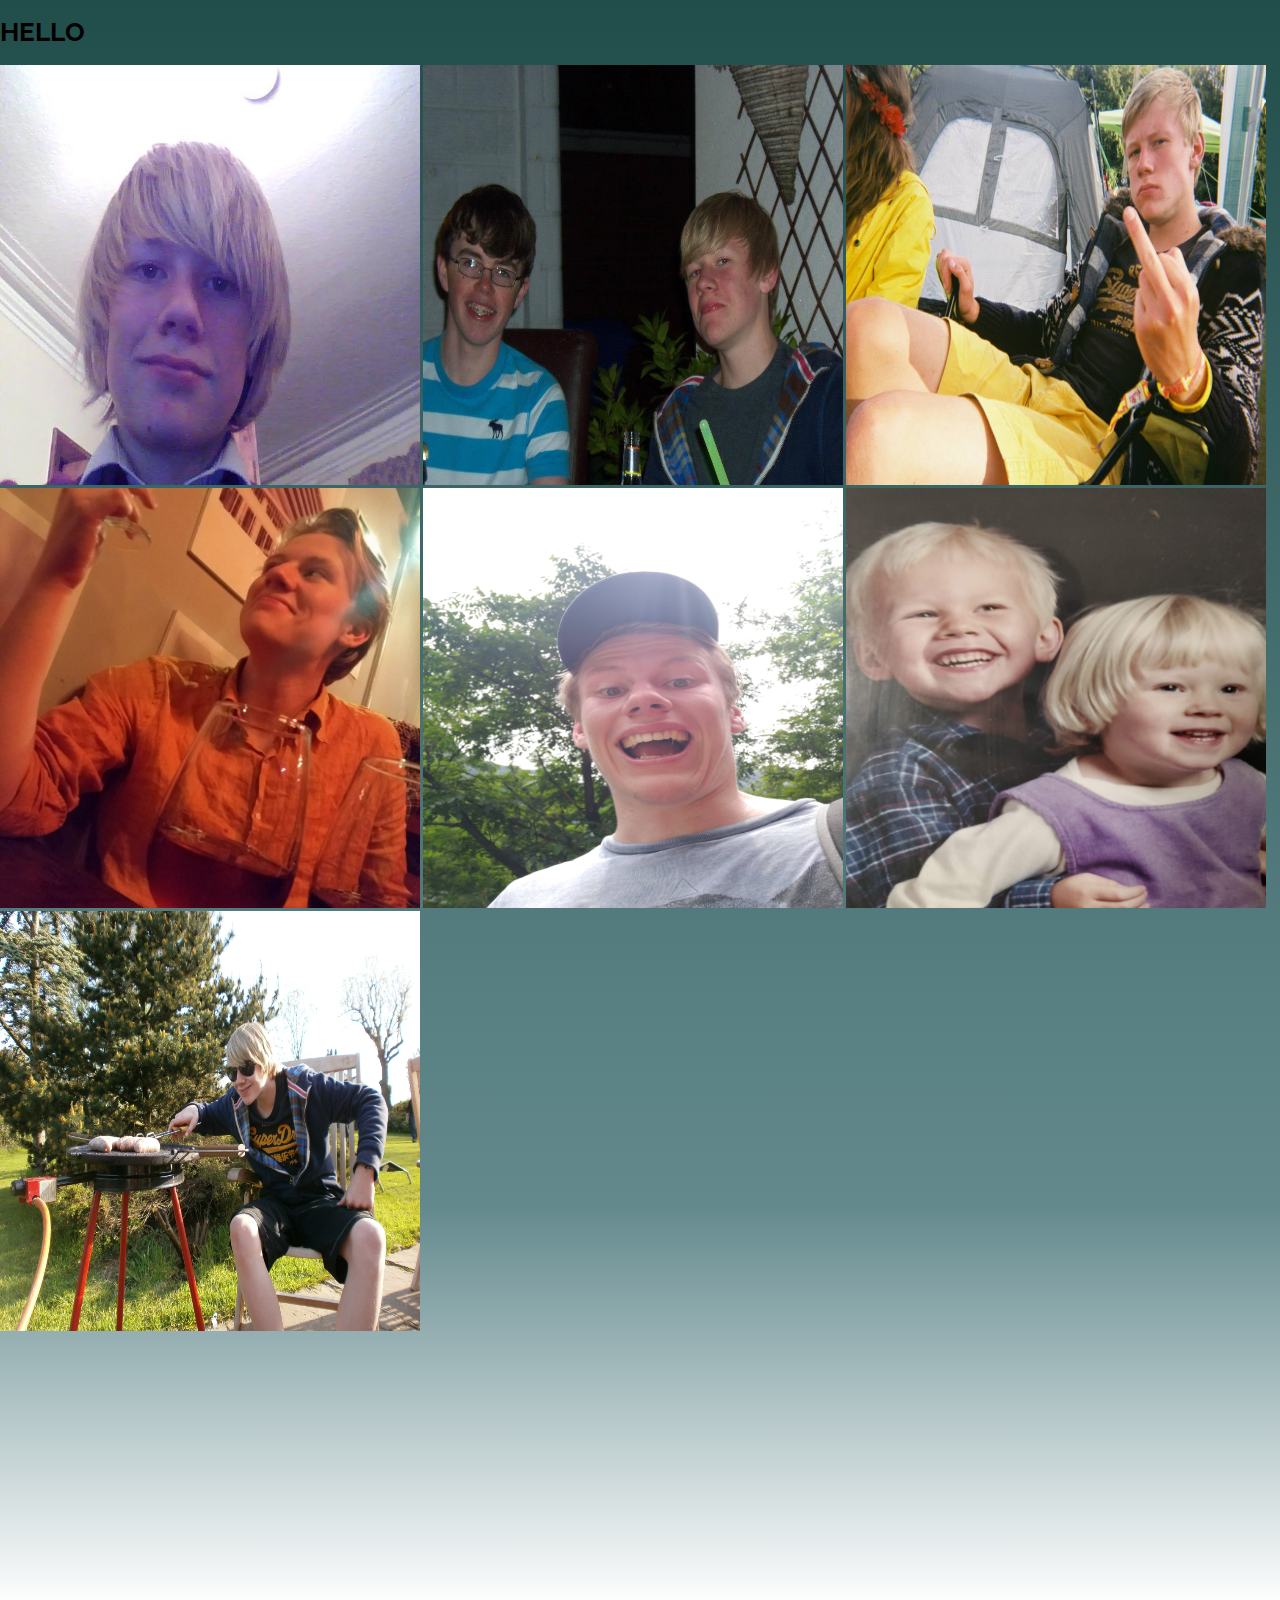
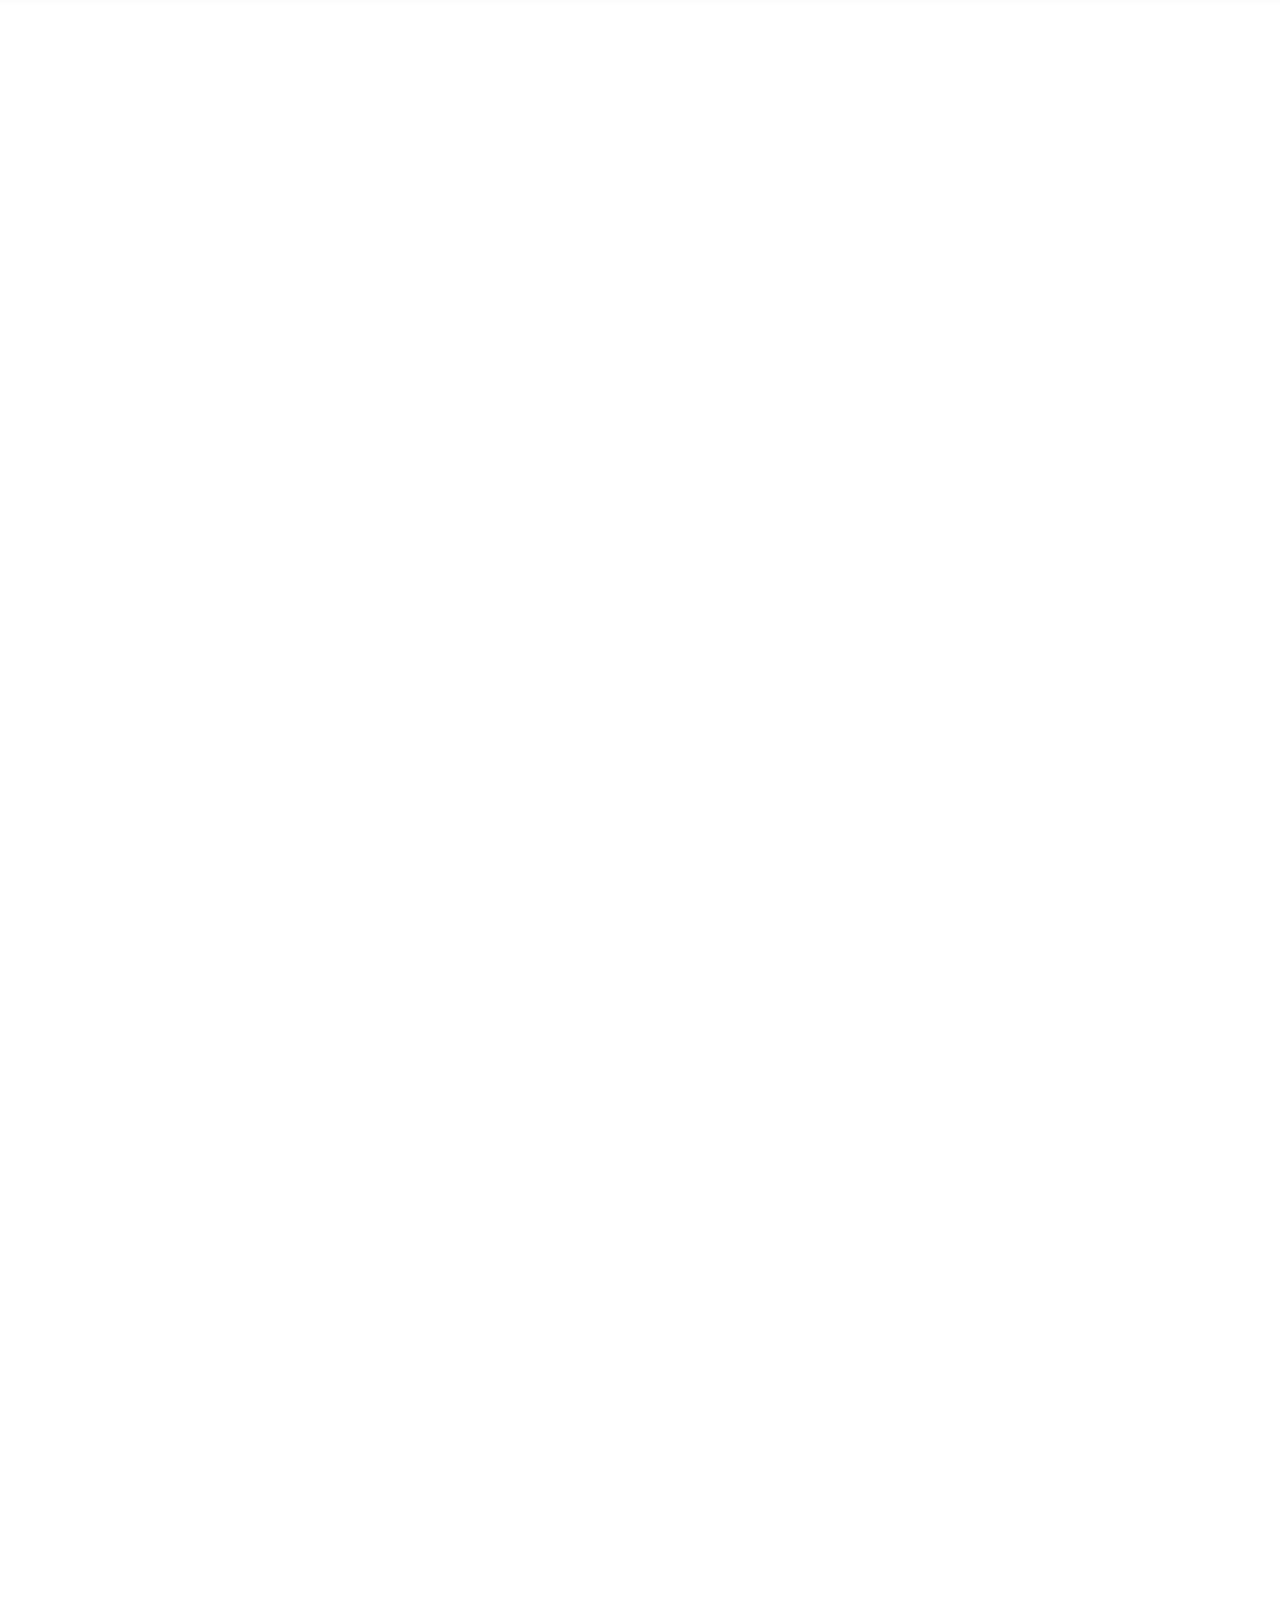
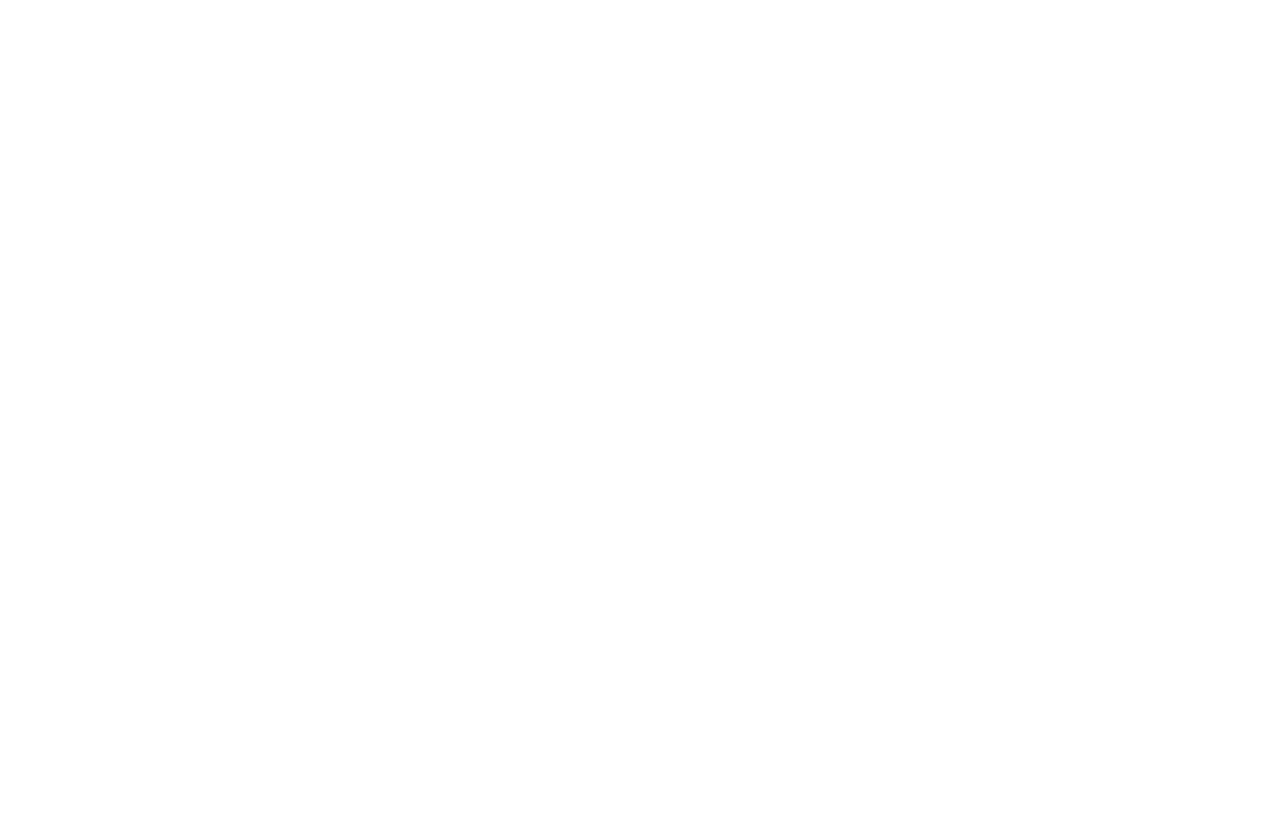
<file: quiz.html>
<!DOCTYPE html>
<html>
<head>
    <meta charset="UTF-8">
    <link rel="stylesheet" href="styles.css">
    <link rel="stylesheet" href="words.css">
    <link rel="stylesheet" href="mediaqueries.css">

    <meta name="viewport" content="width=device-width, initial-scale=1.0">

</head>
<body>
  <h1>HELLO</h1>
    <img src="img/1.jpg" height="420" width="420"></img>
    <img src="img/2.jpg" height="420" width="420"></img>
    <img src="img/3.jpg" height="420" width="420"></img>
    <img src="img/4.jpg" height="420" width="420"></img>
    <img src="img/5.jpg" height="420" width="420"></img>
    <img src="img/6.jpg" height="420" width="420"></img>
    <img src="img/7.JPG" height="420" width="420"></img>
</body>
</html>
</file>
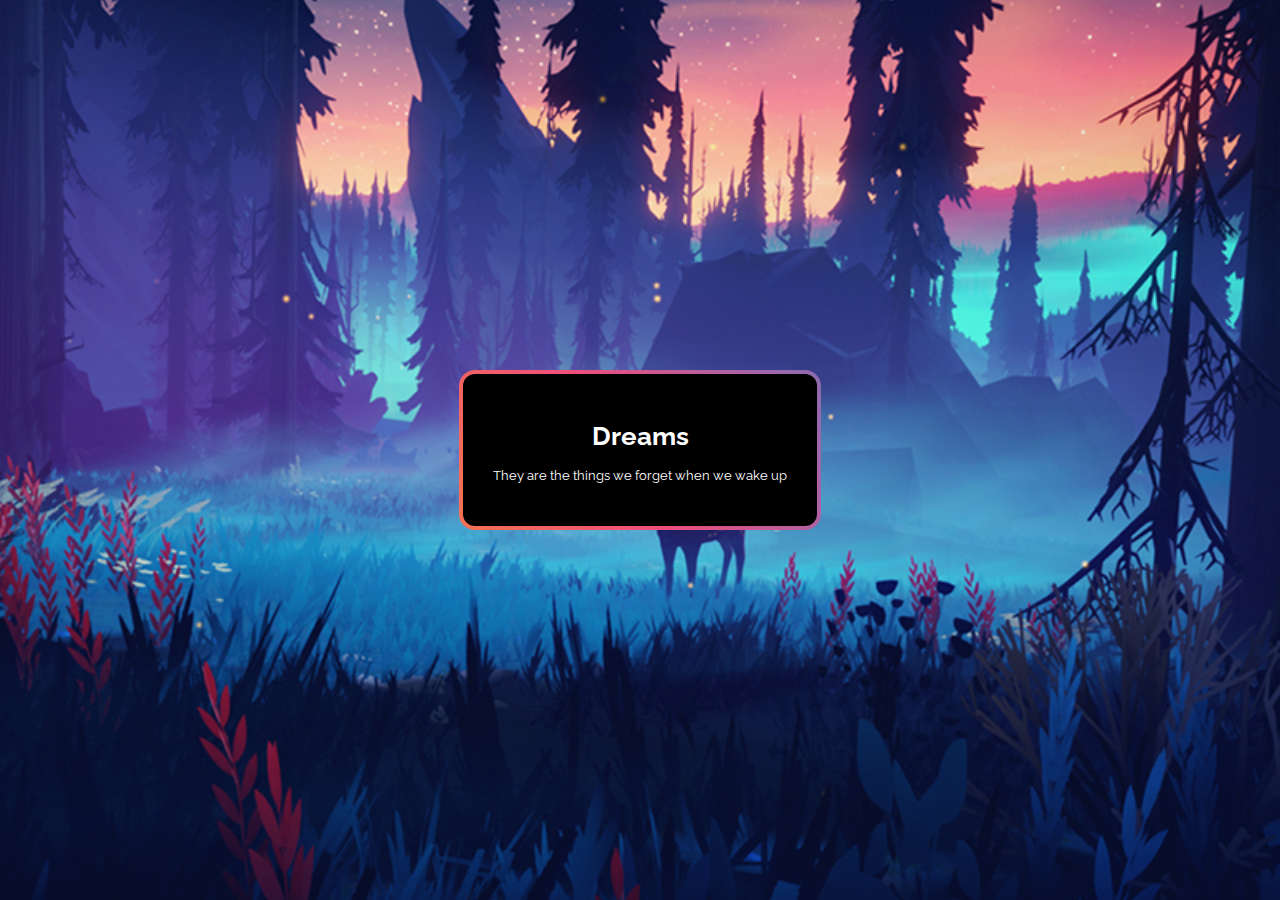
<file: animatedback/animatedBorder.html>
<!DOCTYPE html>
<html>
<head>
    <link rel="stylesheet" href="styles.css">
</head>
<body>
        <div class="borderbox" id='box'>
            <h1>Dreams</h1>
            <p>They are the things we forget when we wake up</p>
        </div>



</body>
</html>
</file>
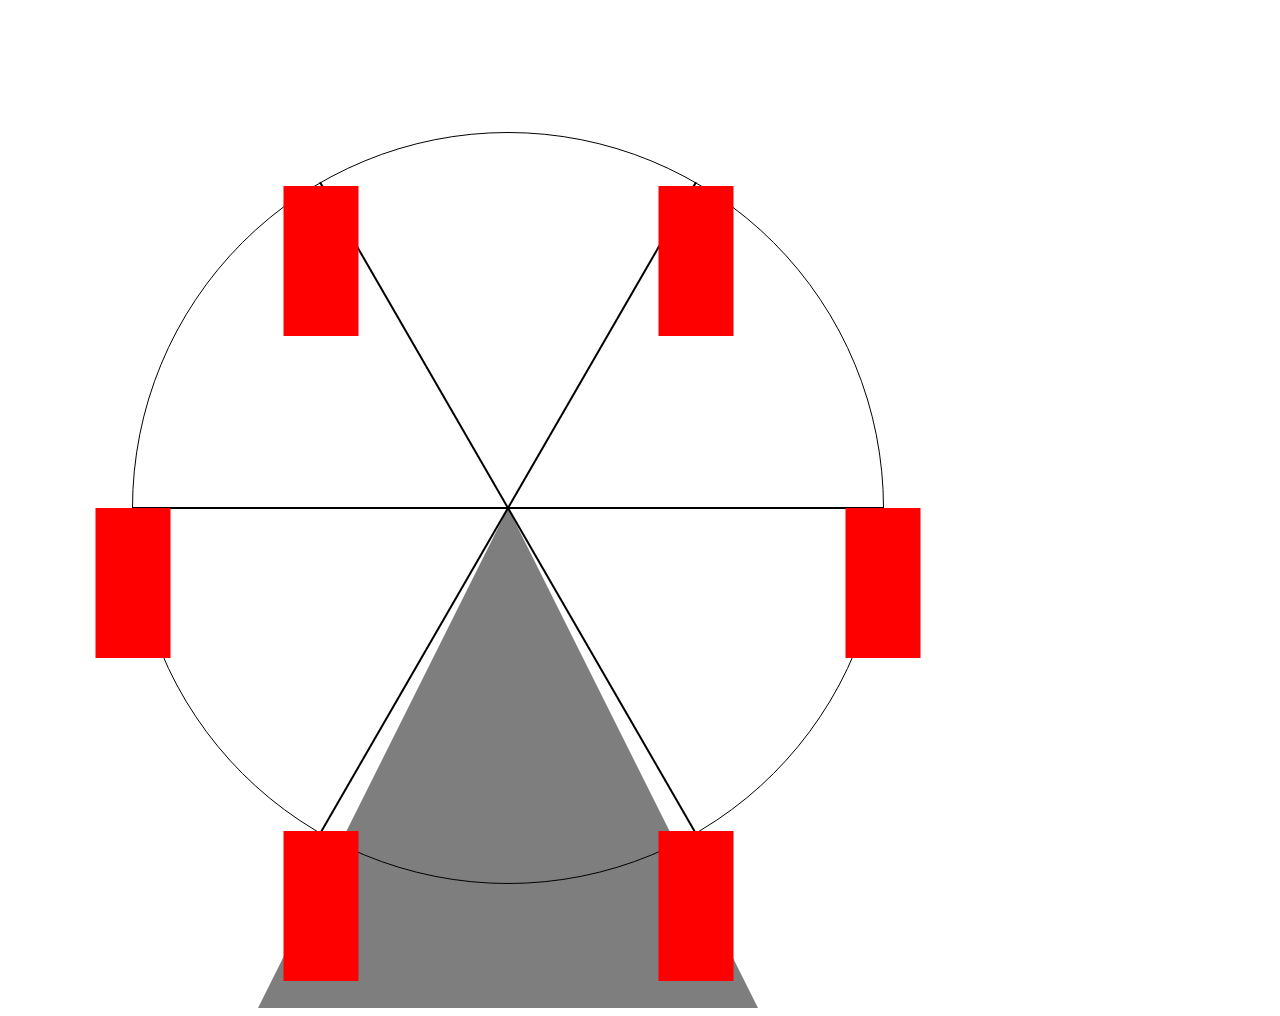
<file: Ferris Wheel/ferris.html>
<!DOCTYPE html>
<html>
<head>
    <link rel="stylesheet" href="styles.css">
</head>
<body>
<div class="main">
    
    <div class="stand"></div>
    <div class="rotation">
        <div class="circle"></div>
        <div class="line1"></div>
        <div class="line2"></div>
        <div class="line3"></div>
        <div id='car1'></div>
        <div id='car2'></div>
        <div id='car3'></div>
        <div id='car4'></div>
        <div id='car5'></div>
        <div id='car6'></div>




    </div>
    
    
</div>

</body>
</html>
</file>
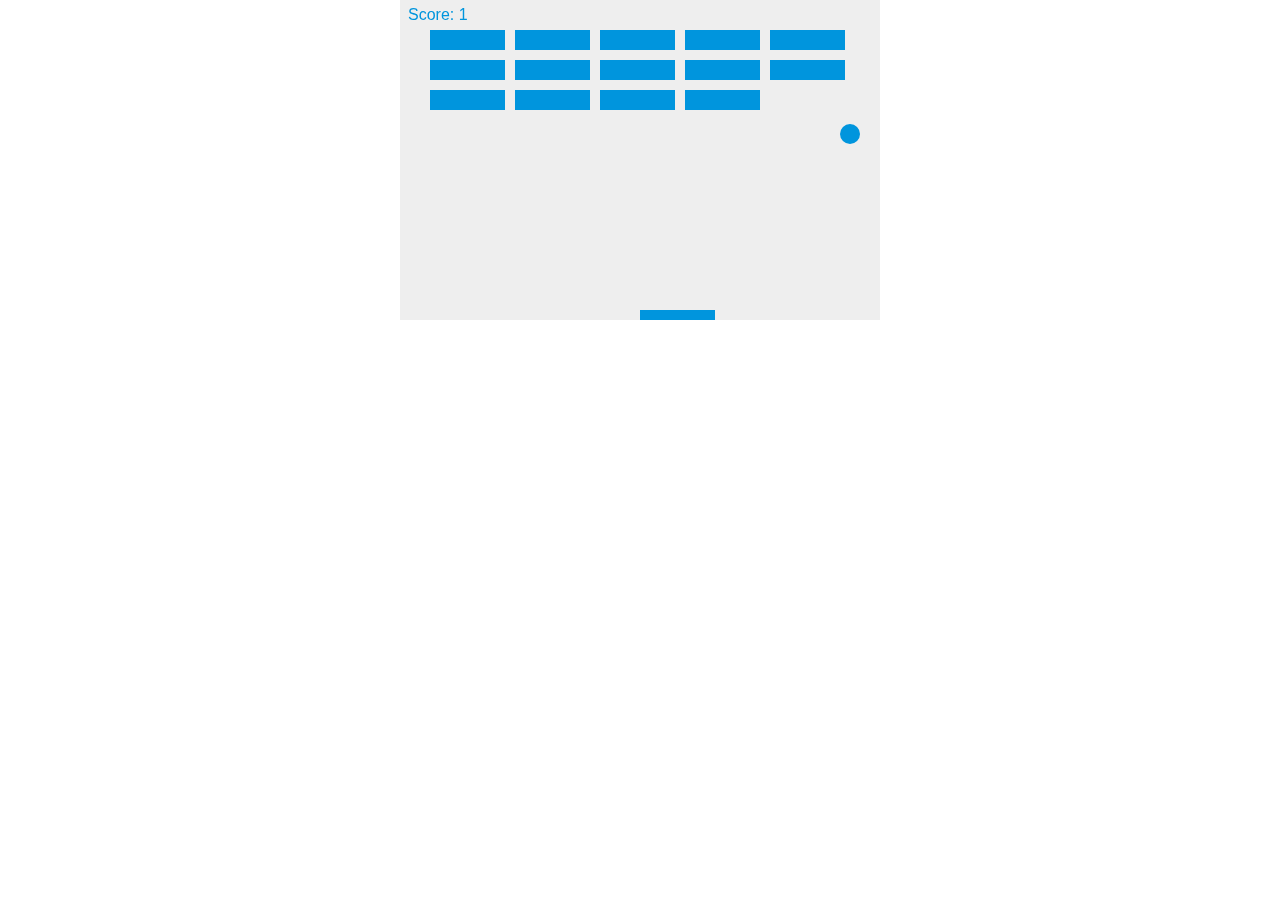
<file: Games/block_break.html>
<html>
<head>
    <meta charset="utf-8" />
    <title>A Game of Breaking Blocks</title>
    <link rel='stylesheet' href='bbstyles.css'>

</head>
<body>

<canvas id="myCanvas" width="480" height="320"></canvas>





<script type="text/javascript" src="bbjs.js"></script>
</body>
</html>
</file>
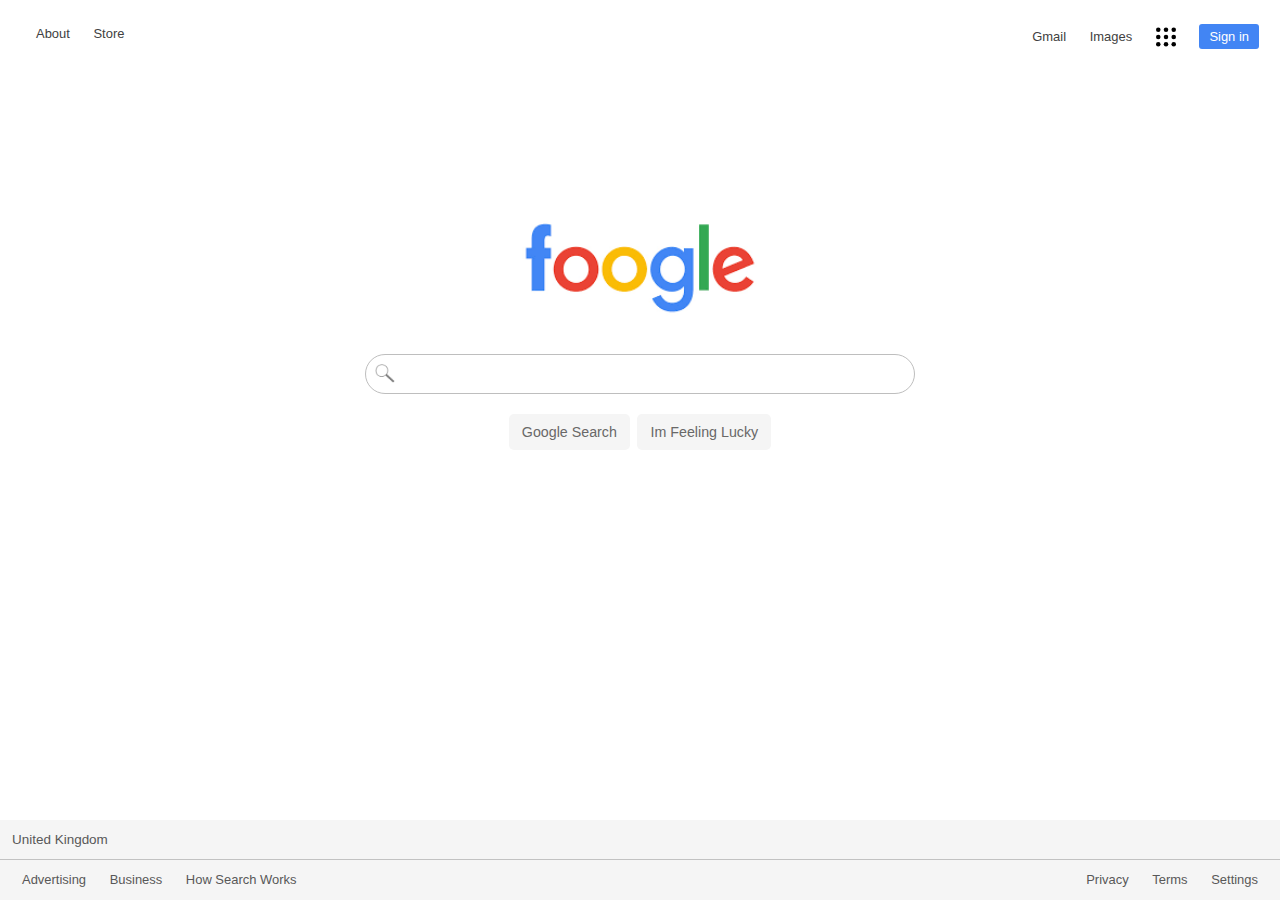
<file: google/foogle.html>
<!DOCTYPE html>
<html>
    <link rel="stylesheet" href="styles.css">
<head>
</head>
<body>
<div class='topnav'>
    <div class="leftnav">
        <a href="#home">About</a>
        <a href="#news">Store</a>
    </div>
    <div class="rightnav">
        <a href="#home">Gmail</a>
        <a href="#news">Images</a>
        <a href="more"><img src="54917.svg" alt="dots" width="15pt" class="dots"></a>
        <a href='signin' id='signin'>Sign in</a>

    </div>
</div>
</div>
    <div class='main'>
        <div class="googlelogo">
            <img src="googlelogo.png" alt="logo" width="244px">
        </div>
        <div class="searchline">
                <input type="text" class="search">
            
        </div>
        <div class='buttonsrow'>
            <div class="buttons">
                <a href="#search">Google Search</a>
                <a href="#lucky">Im Feeling Lucky</a>
            </div>

        </div>
    </div>
</div>
<footer class='footer'>
    <div class="topfoot">
        United Kingdom
    </div>
    <div class="bottomfoot">
        <div class="bottomleft">
            <a href="advertising">Advertising</a>
            <a href="Business">Business</a>
            <a href="HowSearch">How Search Works</a>
        </div>
        <div class="bottomright">
            <a href="privacy">Privacy</a>
            <a href="Terms">Terms</a>
            <a href="settings">Settings</a>
        </div>
    </div>
</footer>

</body>
</html>
</file>
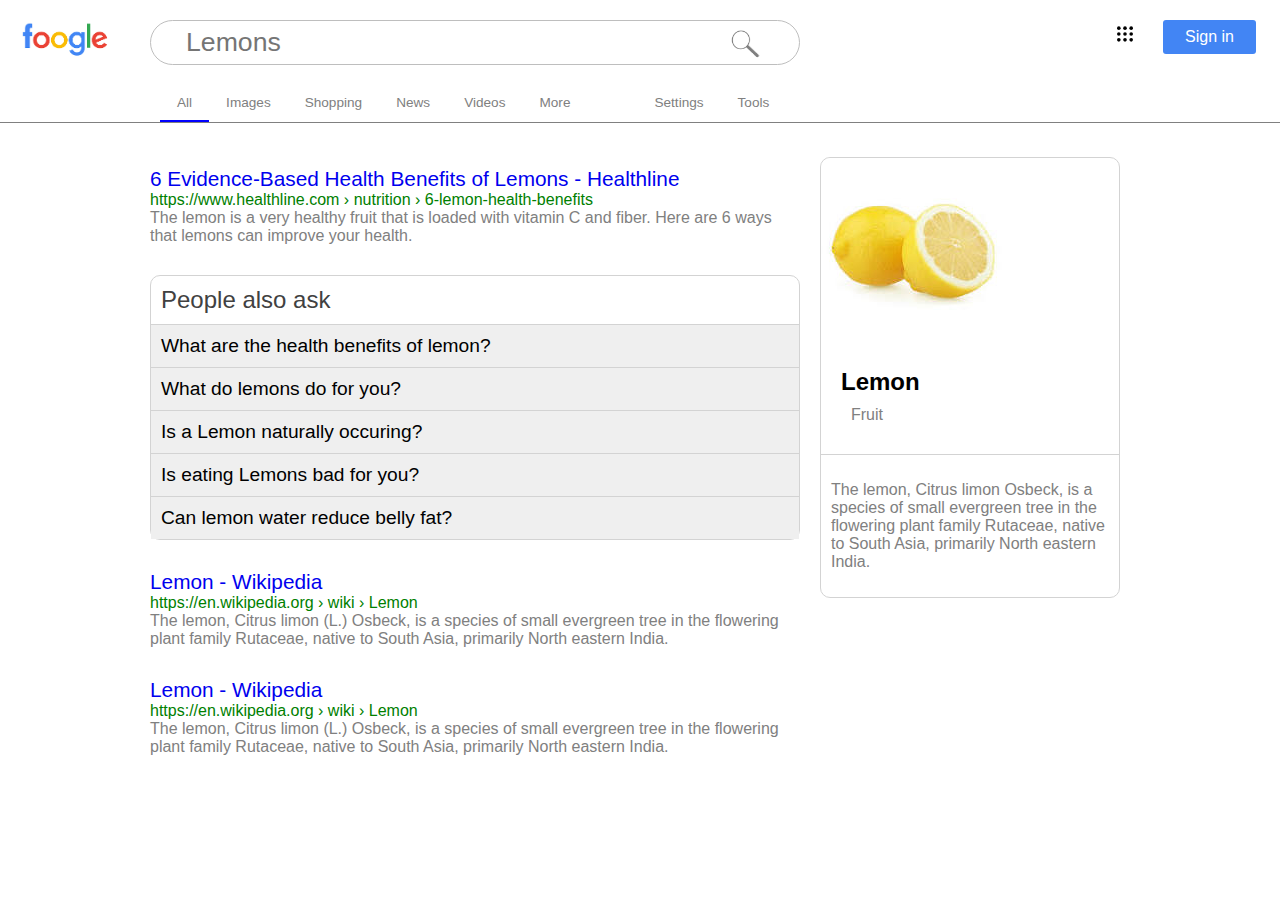
<file: google/page.html>
<!DOCTYPE html>
<html>
    <link rel="stylesheet" href="stylespage.css">
<head>
</head>
<body>
<div class="topbar">
    <div class="tophalf">
        <div class="logo">
            <img src="googlelogo.png" alt="googlelogo" width="90px">
        </div>
        <span class="searchbar">
            <input type="text" placeholder="Lemons">
        </span>
        <a href="#signin" id='signin'>Sign in</a>
        <img src="54917.svg" id='rightimg' alt="dots" width="16px">
        
        
    </div>
    <div class="bottomhalf">
        <div  class="toolbar">
            <a href="#all" class='tabs' id='all'>All</a>
            <a href="#all" class='tabs'>Images</a>
            <a href="#all" class='tabs'>Shopping</a>
            <a href="#all" class='tabs'>News</a>
            <a href="#all" class='tabs'>Videos</a>
            <a href="#all" class='tabs'>More</a>
            <a href="#all" class='tabs' id='settings'>Settings</a>
            <a href="#all" class='tabs'>Tools</a>

        </div>
    </div>

</div>
<div class='results'>
    <div class="result">
        <a href='#search1'>6 Evidence-Based Health Benefits of Lemons - Healthline</a>
        <p class="location" >https://www.healthline.com › nutrition › 6-lemon-health-benefits</p>
        <p class="text">The lemon is a very healthy fruit that is loaded with vitamin C and fiber. Here are 6 ways that lemons can improve your health.</p>
    </div>  
    <div class="alsoask">
        <div class="titleask">People also ask</div>
        <button type="button" class="entryask">What are the health benefits of lemon?</button>
        <div class="expandable">
                <p><strong> Here are seven ways your body may benefit from lemon water.</strong> </p>
                <ul>
                    <li>It promotes hydration</li>
                    <li>It's a good source of vitamin C</li>
                    <li>It supports weight loss</li>
                    <li>It improves your skin quality</li>
                </ul>
                <a href="#lemons">7 Benefits of Lemon Water: Vitamin C, Weight Loss, Skin, and More</a>
              </div>
        <button type="button" class="entryask">What do lemons do for you?</button>
        <div class="expandable">
                <p>Lorem ipsum dolor sit amet, consectetur adipisicing elit, sed do eiusmod tempor incididunt ut labore et dolore magna aliqua. Ut enim ad minim veniam, quis nostrud exercitation ullamco laboris nisi ut aliquip ex ea commodo consequat.</p>
              </div>
        <button type="button" class="entryask">Is a Lemon naturally occuring?</button>
        <div class="expandable">
                <p>Lorem ipsum dolor sit amet, consectetur adipisicing elit, sed do eiusmod tempor incididunt ut labore et dolore magna aliqua. Ut enim ad minim veniam, quis nostrud exercitation ullamco laboris nisi ut aliquip ex ea commodo consequat.</p>
              </div>
        <button type="button" class="entryask">Is eating Lemons bad for you?</button>
        <div class="expandable">
                <p>Lorem ipsum dolor sit amet, consectetur adipisicing elit, sed do eiusmod tempor incididunt ut labore et dolore magna aliqua. Ut enim ad minim veniam, quis nostrud exercitation ullamco laboris nisi ut aliquip ex ea commodo consequat.</p>
              </div>
        <button type="button" class="entryask">Can lemon water reduce belly fat?</button>
        <div class="expandable">
                <p>Lorem ipsum dolor sit amet, consectetur adipisicing elit, sed do eiusmod tempor incididunt ut labore et dolore magna aliqua. Ut enim ad minim veniam, quis nostrud exercitation ullamco laboris nisi ut aliquip ex ea commodo consequat.</p>
              </div>
    </div>
    <div class="result">
            <a href='#search1'>Lemon - Wikipedia</a>
            <p class="location" >https://en.wikipedia.org › wiki › Lemon</p>
            <p class="text">The lemon, Citrus limon (L.) Osbeck, is a species of small evergreen tree in the flowering plant family Rutaceae, native to South Asia, primarily North eastern India.</p>
    </div>  
    <div class="result">
            <a href='#search1'>Lemon - Wikipedia</a>
            <p class="location" >https://en.wikipedia.org › wiki › Lemon</p>
            <p class="text">The lemon, Citrus limon (L.) Osbeck, is a species of small evergreen tree in the flowering plant family Rutaceae, native to South Asia, primarily North eastern India.</p>
    </div> 
</div>

<div class="rightsidebox">
    <div class="images"><img src="lemon.jpeg" alt="lemon"></div>
    <div class="lemtitle">
        <h4>Lemon</h4>
        <p>Fruit</p>
    </div>
    <p>The lemon, Citrus limon Osbeck, is a species of small evergreen tree in the flowering plant family Rutaceae, native to South Asia, primarily North eastern India.</p>

</div>

<script>
        var coll = document.getElementsByClassName("entryask");
        var i;
        
        for (i = 0; i < coll.length; i++) {
          coll[i].addEventListener("click", function() {
            this.classList.toggle("active");
            var content = this.nextElementSibling;
            if (content.style.display === "block") {
              content.style.display = "none";
            } else {
              content.style.display = "block";
            }
          });
        }
        </script>
</body>
</html>
</file>
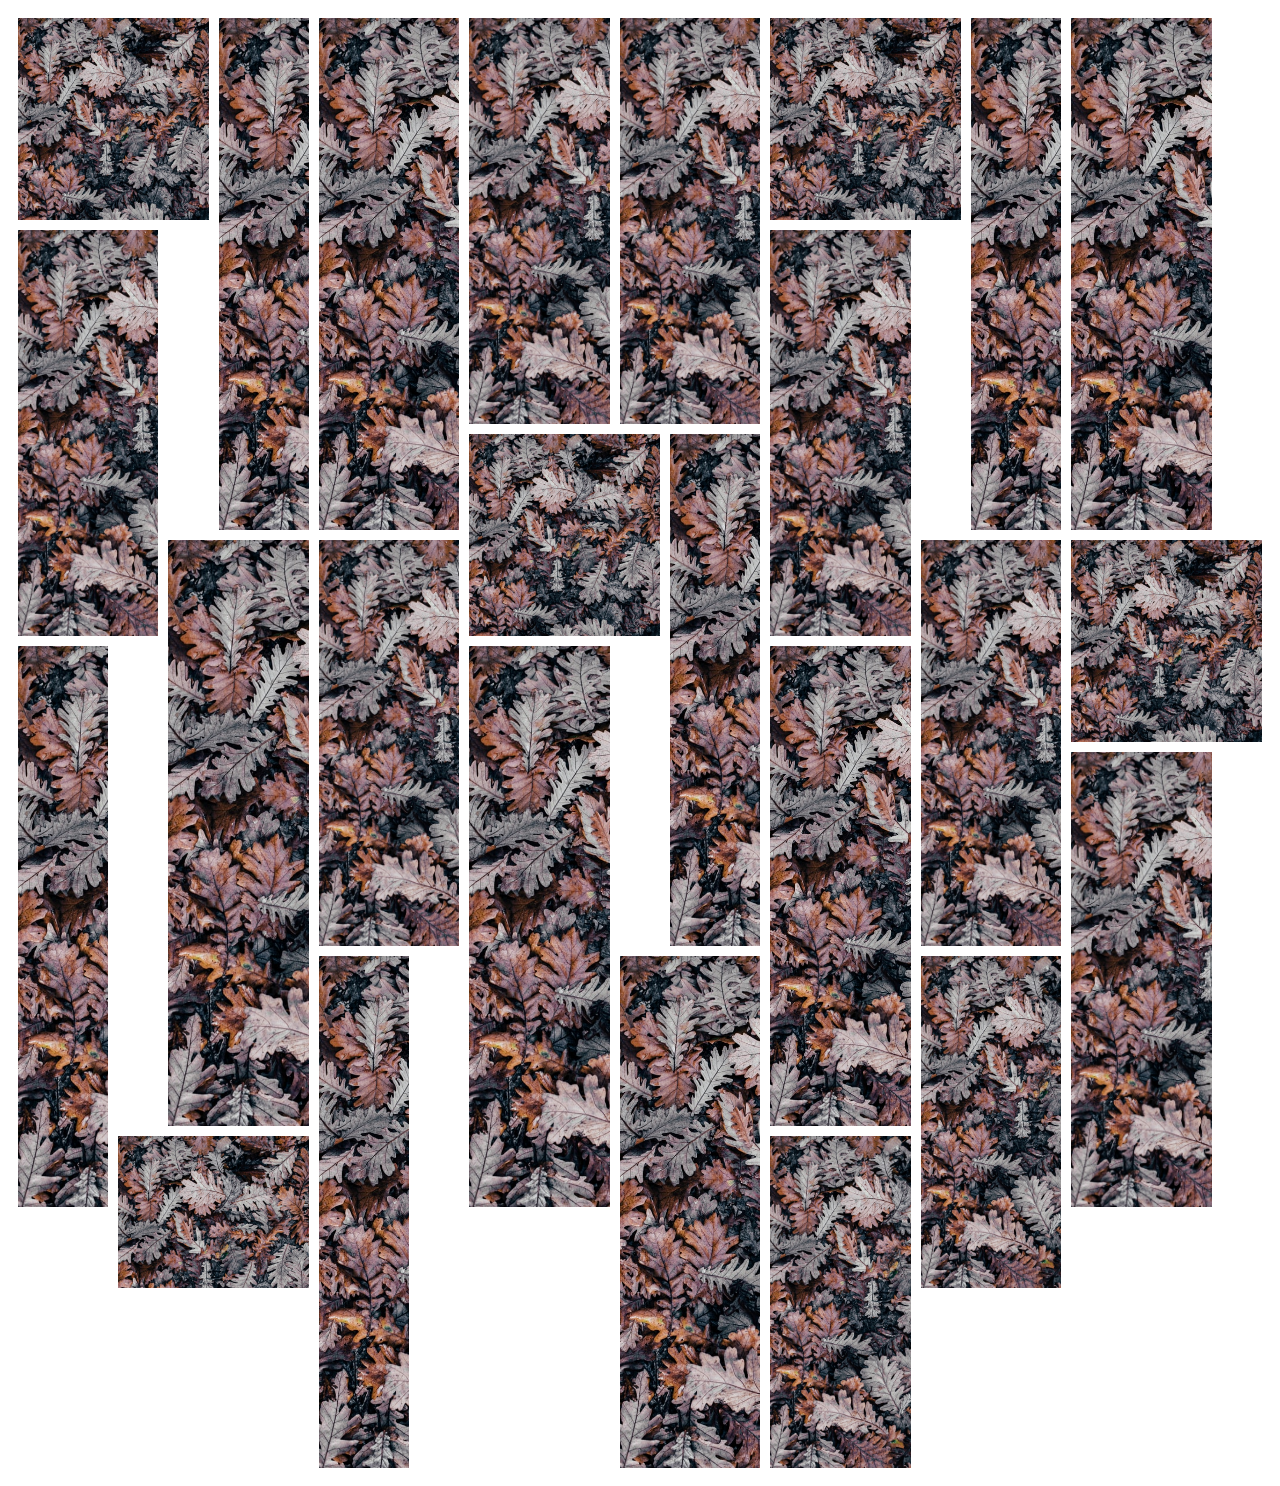
<file: grids/Grids.html>
<!DOCTYPE html>

<head>
    <link rel="stylesheet" href="gridcss.css">
</head>

<body>
    <div class="grid-container">
        <div class="item1, wide">
            <p>Buy Leaves 10£</p>
        </div>
        <div class="item2, taller">
            <p>Really expensive leaves 40£</p>
        </div>
        <div class="item3, random">
            <p>WELL EXPENSIVE LEAVES</p>
            </pWELL>
        </div>
        <div class="item4, mid">
            <p> Not as expensive leaves 30£</p>
        </div>
        <div class="item5, mid">
            <p>Not as expensive leaves 20£</p>
        </div>
        <div class="item1, wide">
            <p>Buy Leaves 10£</p>
        </div>
        <div class="item2, taller">
            <p>Really expensive leaves 40£</p>
        </div>
        <div class="item3, random">
            <p>WELL EXPENSIVE LEAVES</p>
            </pWELL>
        </div>
        <div class="item4, mid">
            <p> Not as expensive leaves 30£</p>
        </div>
        <div class="item5, mid">
            <p>Not as expensive leaves 20£</p>
        </div>
        <div class="item1, wide">
            <p>Buy Leaves 10£</p>
        </div>
        <div class="item2, taller">
            <p>Really expensive leaves 40£</p>
        </div>
        <div class="item3, random">
            <p>WELL EXPENSIVE LEAVES</p>
            </pWELL>
        </div>
        <div class="item4, mid">
            <p> Not as expensive leaves 30£</p>
        </div>
        <div class="item5, mid">
            <p>Not as expensive leaves 20£</p>
        </div>
        <div class="item1, wide">
            <p>Buy Leaves 10£</p>
        </div>
        <div class="item2, taller">
            <p>Really expensive leaves 40£</p>
        </div>
        <div class="item3, random">
            <p>WELL EXPENSIVE LEAVES</p>
            </pWELL>
        </div>
        <div class="item4, mid">
            <p> Not as expensive leaves 30£</p>
        </div>
        <div class="item5, mid">
            <p>Not as expensive leaves 20£</p>
        </div>
        <div class="item1, wide">
            <p>Buy Leaves 10£</p>
        </div>
        <div class="item2, taller">
            <p>Really expensive leaves 40£</p>
        </div>
        <div class="item3, random">
            <p>WELL EXPENSIVE LEAVES</p>
            </pWELL>
        </div>
        <div class="item4, mid">
            <p> Not as expensive leaves 30£</p>
        </div>
        <div class="item5, mid">
            <p>Not as expensive leaves 20£</p>
        </div>
    </div>


</body>
</file>
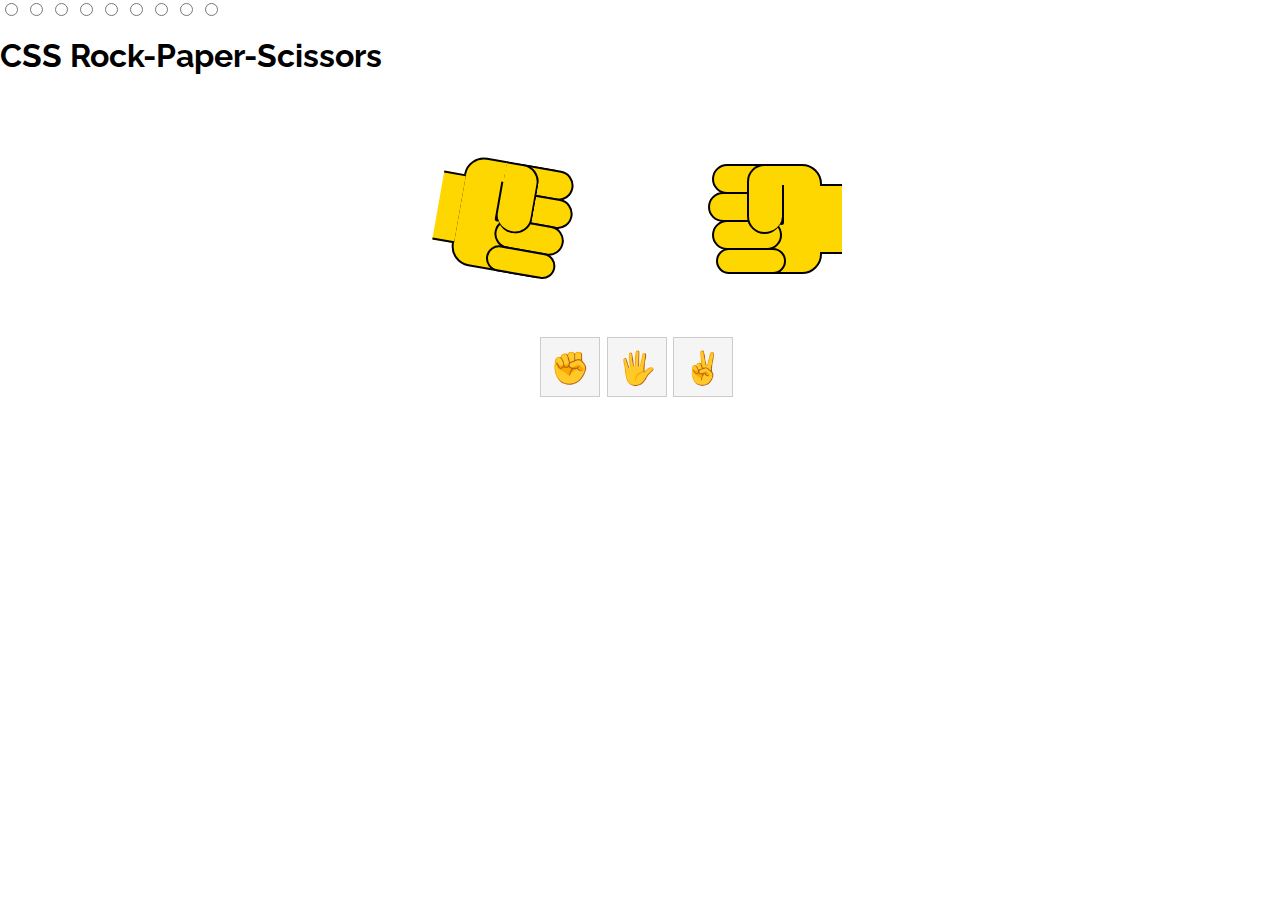
<file: rps/rock-paper-scissors.html>
<!DOCTYPE html>
<html>
    <head> 
            <link rel="stylesheet" type="text/css" href="rpsstyle.css" />
    </head>
<body>
<form>

        <input type="radio" id="rock-rock" name="rock-paper-scissors">
        <input type="radio" id="rock-paper" name="rock-paper-scissors">
        <input type="radio" id="rock-scissors" name="rock-paper-scissors">
        <input type="radio" id="paper-rock" name="rock-paper-scissors">
        <input type="radio" id="paper-paper" name="rock-paper-scissors">
        <input type="radio" id="paper-scissors" name="rock-paper-scissors">
        <input type="radio" id="scissors-rock" name="rock-paper-scissors">
        <input type="radio" id="scissors-paper" name="rock-paper-scissors">
        <input type="radio" id="scissors-scissors" name="rock-paper-scissors">
      
        <div>
          <h1>CSS Rock-Paper-Scissors</h1>
          <div id="hands">
            <div class="hand" id="computer-hand">
              <div class="fist"></div>
              <div class="finger finger-1"></div>
              <div class="finger finger-2"></div>
              <div class="finger finger-3"></div>
              <div class="finger finger-4"></div>
              <div class="thumb"></div>
              <div class="arm"></div>
            </div>
      
            <div class="hand" id="user-hand">
              <div class="fist"></div>
              <div class="finger finger-1"></div>
              <div class="finger finger-2"></div>
              <div class="finger finger-3"></div>
              <div class="finger finger-4"></div>
              <div class="thumb"></div>
              <div class="arm"></div>
            </div>
            
            <div id="icons">
              <div>
                <label for="rock-rock">✊</label>
                <label for="paper-rock">✊</label>
                <label for="scissors-rock">✊</label>
              </div>
              <div>
                <label for="rock-paper">🖐️</label>
                <label for="paper-paper">🖐️</label>
                <label for="scissors-paper">🖐️</label>
              </div>
              <div>
                <label for="rock-scissors">✌</label>
                <label for="paper-scissors">✌</label>
                <label for="scissors-scissors">✌</label>
              </div>
            </div>
          </div>
        </div>
      
        <div id="message">
          <h2></h2>
          <input type="reset" value="Refresh Round" />
        </div>
      
      </form>
</body>
</html>
</file>
<file: styles.css>
@import url('https://fonts.googleapis.com/css?family=Raleway:200');
@media (min-width: 1000)
{
   body
   {
       font-size: 80%; 
   }
}
body, html {
	margin: 0;
    padding: 0;
    border: 0;
    outline: 0;
    font-size: 90%;
    vertical-align: baseline;
    background: transparent;
    font-family: 'Raleway';
    scroll-behavior: smooth;
}

body {
    height: 4000px; /* Used to enable scrolling */
    width:100vw;
    background: linear-gradient( #214d4a 0%, #63898d 30%, #ffffff 40%);
  }
  .leftlogo{
    margin-left: 3%;
    position: fixed;
    font-size: 200%;
  }
  .sidebar {
    height: 100%; /* 100% Full-height */
    width: 0; /* 0 width - change this with JavaScript */
    position: fixed; /* Stay in place */
    z-index: 8; /* Stay on top */
    top: 0;
    right: 0;
    background-color: #111; /* Black*/
    overflow-x: hidden; /* Disable horizontal scroll */
    padding-top: 60px; /* Place content 60px from the top */
    transition: 0.5s; /* 0.5 second transition effect to slide in the sidebar */
  }
  .sidebar a {
    padding: 8px 8px 8px 32px;
    text-decoration: none;
    font-size: 24px;
    color: #818181;
    display: block;
    transition: 0.3s;
  }
  .sidebar a:hover {
    color: #f1f1f1;
  }
  .sidebar .closebtn {
    position: absolute;
    top: 0;
    right: 0;
    font-size: 36px;
    margin-right: 50px;
    margin: top
  }
  .openbtn {
    font-size: 150%;
    position: sticky;
    cursor: pointer;
    background-color:transparent;
    color: white;
    border: none;
    z-index: 2;
  }
  .black{
    color: black;
  }
  
  .openbtn:hover {
    background-color: rgb(175, 175, 175);
  }
  .rightfix{
    z-index: 4;
    position: fixed;
    float: right;
    right: 0;
    top: 0;
    margin-right: 3%;
}
#blackmenu{
  opacity: 0;
  transition: opacity 2s ease-in;
}
#whitemenu{
  opacity: 0;
  transition: opacity 2s ease-in;
}
  #fademe{
    margin-top: 3%;
    margin-left: 10px;
      width: 70%;
      color: white;
      position: absolute;
      opacity: 0;
      transition: opacity 2s ease-in;
  }
  #fademe2{
    opacity: 0;
    transition: opacity 2s ease-in;
}
#fademe3{
    opacity: 0;
    transition: opacity 2s ease-in;
}

#logo{
    opacity: 0;
    transition: opacity 2s ease-in;
}
#logo1{
  opacity: 0;
  transition: opacity 2s ease-in;
}
  .opener{
      position: relative;
      color: white;
      height: 100vh;
  }
  .top{
      display: inline;
      position: relative;
      letter-spacing: .15em;
  }
  .left{
      margin-left: 4%;
      display: inline-block;
  }
  .leftstick{
    font-size: 200%;
    color: white;
    margin-left: 3%;
    display: inline-block;
    position: sticky;
    top: 0;
    font-size: 200%;
}
  .right{
    z-index: 6;
      position: sticky;
      float: right;
      right: 0;
      top: 0;
      margin-right: 3%;
  }
  .line{
      width: 60%;
      margin-left: 10%;
      position: absolute;
      left: 0;
      border-bottom: 1px solid whitesmoke;
  }
  .downline{
      position: absolute;
      left: 16.5%;
      top: 85%;
      height: 1000px;
      width: 3px;
      background: linear-gradient(180deg, #ffffff 0%, #000000 100%);
  }
  .continue{
    position: absolute;
    right: 80%;
    top: 85%;
    letter-spacing: .15em;
    transform: rotate(90deg) translate(0%, -100%)
  }
  .continue a{
    text-decoration: none;
    color: whitesmoke;
    display: block;
    font-size: 2em;
    margin-block-start: 0.67em;
    margin-block-end: 0.67em;
    margin-inline-start: 0px;
    margin-inline-end: 0px;
    font-weight: bold;
  }

  .typewriter{
      position: absolute;
      left: 50%;
      top: 50%;
      transform: translate(-50%, -50%)
  }
  .typewriter h1 {
      font-size: 400%;
    overflow: hidden; /* Ensures the content is not revealed until the animation */
    border-right: .15em solid white; /* The typwriter cursor */
    white-space: nowrap; /* Keeps the content on a single line */
    margin: 0 auto; /* Gives that scrolling effect as the typing happens */
    letter-spacing: .15em; /* Adjust as needed */
    animation: 
      typing 3.5s steps(20, end),
      blink-caret .75s step-end infinite;
  }
  
  .content{
    margin-top: 50px;
    overflow-x: hidden;
    position: relative;
    height: 200vh;
    overflow: hidden;


  }
  .title{
      font-size: 150%;
      margin-left: 19%;
  }
  .title p{
    margin-top: 20px;
  }

  .grid-container {
    margin-left: 18%;
    width: 70%;
    display: grid;
    grid-template-columns: repeat(auto-fill, 30px);
    grid-gap: 1px;
    grid-auto-rows: 30px;
    
  }
  
  .grid-container > div{
    position: relative;
    background-color: whitesmoke;
    grid-row-end: span 7;
    border: 1px solid whitesmoke;
  }
  .item1 {
    perspective: 1000px;
  }
  .line2{
    width: 60%;
      margin-left: 20%;
      position: absolute;
      left: 0;
      top: 5%;
      border-bottom: 1px solid black;
  }
  .mid{
    grid-column-end: span 7;
  }
  .wide{
    grid-column-end: span 8;
  }
  .wider{
    grid-column-end: span 10;
  }
  .ferrislink{
      position: absolute;
      z-index: 5;
      top: 0;
      bottom: 0;
      display: inline-block;
      height: 100%;
      width: 100%;
  }
  .ferris{
    height: 400%;
    width: 400%;
    overflow: hidden;
    display: inline-block;
    -ms-zoom: 0.25;
    -moz-transform: scale(0.25);
    -moz-transform-origin: 0 0;
    -o-transform: scale(0.25);
    -o-transform-origin: 0 0;
    -webkit-transform: scale(0.25);
    -webkit-transform-origin: 0 0;
  }
  .borderanimation{
    height: 125%;
    width: 125%;
    overflow: hidden;
    display: inline-block;
    -ms-zoom: 0.8;
    -moz-transform: scale(0.8);
    -moz-transform-origin: 0 0;
    -o-transform: scale(0.8);
    -o-transform-origin: 0 0;
    -webkit-transform: scale(0.8);
    -webkit-transform-origin: 0 0;
  }
  
  .flip-card-inner {
    position: relative;
    width: 100%;
    height: 100%;
    text-align: center;
    transition: transform 0.8s;
    transform-style: preserve-3d;
  }
  
  /* Do an horizontal flip when you move the mouse over the flip box container */
  .item1:hover .flip-card-inner {
    transform: rotateY(180deg);
  }
  
  /* Position the front and back side */
  .flip-card-front, .flip-card-back {
    position: absolute;
    width: 100%;
    height: 100%;
    backface-visibility: hidden;
  }
  
  /* Style the front side (fallback if image is missing) */
  .flip-card-front {
    background-color: white;
    color: black;
  }
  
  /* Style the back side */
  .flip-card-back {
    background-color: #214d4a;
    color: white;
    transform: rotateY(180deg);
  }
 
  .flex-grid {
    position: relative;
    display: flex;
    height:300px;
  }
  .itema {
    flex: 1;
  }
  .flip{
    perspective: 1000px;
    position: relative;
    height: 300px;
    width:300px;
  }

  /* The typing effect */
  @keyframes typing {
    from { width: 0 }
    to { width: 100% }
  }
  
  /* The typewriter cursor effect */
  @keyframes blink-caret {
    from, to { border-color: transparent }
    50% { border-color: white; }
  }
</file>
<file: words.css>
.words{
    position: relative;
    height: 850px;
    font-size: 150%;
  }
  #youcontainer{
      height: 100%;
      position: absolute;
      left: 300px;
  }
  #you{
      position: sticky;
      color: black;
      top: 0px;
  }
  #cancont{
    height: 100%;
    position: absolute;
    left: 410px;
}
#can{
    margin-top: 100px;
    position: sticky;
    color: black;
    top: 0px;
}
#makecont{
  height: 100%;
  position: absolute;
  left: 515px;
}
#make{
    margin-top: 200px;
  position: sticky;
  color: black;
  top: 0px;
}
#whatcont{
  height: 100%;
  position: absolute;
  left: 660px;
}
#what{
margin-top: 300px;
  position: sticky;
  color: black;
  top: 0px;
}
#you2cont{
    height: 100%;
    position: absolute;
    left: 795px;
  }
  #you2{
  margin-top: 400px;
    position: sticky;
    color: black;
    top: 0px;
  }
  
  #can2cont{
    height: 100%;
    position: absolute;
    left: 900px;
  }
  #can2{
  margin-top: 500px;;
    position: sticky;
    color: black;
    top: 0px;
  }
  #dreamcont{
    height: 100%;
    position: absolute;
    left: 1000px;
  }
  #dream{
  margin-top: 600px;;
    position: sticky;
    color: black;
    top: 0px;
  }
</file>
<file: mediaqueries.css>
@media only screen and (max-width: 1000px) {
    body {
      font-size: 70%;
    }
    .line2{
        top:4%;
    }
  }

  @media only screen and (max-width: 600px) {
    body {
      font-size: 50%;
    }
    .line2{
        top:3%;
    }
  }
</file>
<file: animatedback/styles.css>
@import url('https://fonts.googleapis.com/css?family=Raleway:200');
body, html {
	margin: 0;
    padding: 0;
    border: 0;
    outline: 0;
    font-size: 90%;
    vertical-align: baseline;
    background: transparent;
    font-family: 'Raleway';
    scroll-behavior: smooth;
}
body{
    background-image: url('among_trees_night_dribbble.png');
    height: 100vh;
    background-position: center;
    background-size: 100%;
    display: flex;
  align-items: center;
  justify-content: center;

}
.borderbox{
    position: relative;
    color: white;
    text-align: center;
    padding: 30px;
    margin: 3px;
    border: 4px solid transparent;
    border-radius: 16px;
    background:rgba(0, 0, 0, 1);
    background-clip: padding-box;

}
.borderbox::after{
        position: absolute;
        top: -4px; 
        bottom: -4px;
        left: -4px; 
        right: -4px;
        background: linear-gradient(60deg, #f79533, #f37055, #ef4e7b, #a166ab, #5073b8, #1098ad, #07b39b, #6fba82);
        content: '';
        z-index: -1;
        border-radius: 16px;
        animation: animatedgradient 3s ease alternate infinite;
        background-size: 300% 300%;
}

  @keyframes animatedgradient {
	0% {
		background-position: 0% 50%;
	}
	50% {
		background-position: 100% 50%;
	}
	100% {
		background-position: 0% 50%;
	}
}
</file>
<file: Ferris Wheel/styles.css>
.main{
    width: 1000px;
    height: 1000px;
    position: relative;
    background-color: transparent;
}
.stand{
    position: absolute;
    width: 0;
    height: 0;
	border-left: 250px solid transparent;
	border-right: 250px solid transparent;
    border-bottom: 500px solid rgb(126, 126, 126);
    bottom: 0px;
    left: 50%;
    transform: translate(-50%, -0%)

}
.rotation{
    animation: rotation 8s infinite linear;
    margin: 0;
    position: relative;
    width: 75%;
    height: 75%;
    transform: translate(-50%, -50%);
    top: 50%;
    left: 50%;
    background: transparent;
    transform-origin: top left;
    
}
.circle{
    position: absolute;
    width: 100%;
    height: 100%;
    transform: translate(-50%, -50%);
    top: 50%;
    left: 50%;
    background: transparent;
    border: 1px solid black;
    border-radius: 50%;
}
.centre{
    position: absolute;
    top: 50%;
    left: 50%;
    text-align: center;
    font-size: 18px;
    transform: translate(-50%, -50%)
}
.line1{
    position: absolute;
    width: 100%;
    height: 0%;
    transform: translate(-50%, -50%);
    top: 50%;
    left: 50%;
    background: transparent;
    border: 1px solid black;
}
.line3{
    position: absolute;
    width: 100%;
    height: 0%;
    transform: translate(-50%, -50%) rotate(60deg);
    top: 50%;
    left: 50%;
    background: transparent;
    border: 1px solid black;
}
.line2{
    position: absolute;
    width: 100%;
    height: 0%;
    transform: translate(-50%, -50%) rotate(120deg);
    top: 50%;
    left: 50%;
    background: transparent;
    border: 1px solid black;
}

#car1{
    position: absolute;
    width: 10%;
    height:20%;
    background: red;
    border: 0;
    top:50%;
    transform: translate(-50%, -0%);
    transform-origin: top left;
    animation: rotation2 8s infinite linear;

}
#car2{
    position: absolute;
    width: 10%;
    height:20%;
    background: red;
    border: 0;
    top: 7%;
    left: 25%;
    transform: translate(-50%, -0%);
    transform-origin: top left;
    animation: rotation2 8s infinite linear;

}
#car3{
    position: absolute;
    width: 10%;
    height:20%;
    background: red;
    border: 0;
    top: 7%;
    left: 75%;
    transform: translate(-50%, -0%);
    transform-origin: top left;
    animation: rotation2 8s infinite linear;

}
#car4{
    position: absolute;
    width: 10%;
    height:20%;
    background: red;
    border: 0;
    top: 93%;
    left: 75%;
    transform: translate(-50%, -0%);
    transform-origin: top left;
    animation: rotation2 8s infinite linear;

}
#car5{
    position: absolute;
    width: 10%;
    height:20%;
    background: red;
    border: 0;
    top: 93%;
    left: 25%;
    transform: translate(-50%, -0%);
    transform-origin: top left;
    animation: rotation2 8s infinite linear;

}
#car6{
    position: absolute;
    width: 10%;
    height:20%;
    background: red;
    border: 0;
    top: 50%;
    left: 100%;
    transform: translate(-50%, -0%);
    transform-origin: top left;
    animation: rotation2 8s infinite linear;

}

@keyframes rotation {
    from {
            transform: rotate(0deg) translate(-50%, -50%);
    }
    to {
            transform: rotate(359deg) translate(-50%, -50%);
    }
}
@keyframes rotation2 {
    from {
            transform: rotate(0deg) translate(-50%, 0);
    }
    to {
            transform: rotate(-359deg) translate(-50%, 0);
    }
}
</file>
<file: Games/bbstyles.css>
* { padding: 0; margin: 0; }
canvas { background: #eee; display: block; margin: 0 auto; }
</file>
<file: google/styles.css>
body, html {
	height:100%;
	margin: 0;
    padding: 0;
    border: 0;
    outline: 0;
    font-size: 90%;
    vertical-align: baseline;
    background: transparent;
    font-family: Arial, Helvetica, sans-serif
}
* {box-sizing: border-box}
.topnav{
    padding:16px;
    height: 60px;
    width: 100%;
    margin: auto;
}
.main{
    width: 100%;
    height: 75%;
}
.searchline{
    padding-top: 30px;
    width: 100%;
    text-align: center;
}
.search{
    width: 550px;
    height: 40px;
}
.buttonsrow{
    padding-top: 20px;
    width: 100%;
    text-align: center;
}
.buttons{
    margin: auto;
    width: 50%;
    padding: 10px;
}
.buttons a{
    text-decoration: none;
    color: rgb(105, 104, 104);
    margin-left: 2px;
    margin-right: 2px;
    padding: 10px 13px;
    background-color: whitesmoke;
    border-radius: 5px;
    font-size: 110%;
}
.buttons a:hover{
    border: 1px solid grey;
}
input[type=text] {
    border-radius: 20px;
    outline: none;
    box-shadow: none;
    border: 0.5pt solid rgb(190, 190, 190);
    background-image: url('searchicon.png');
    background-position: 9px 9px;
    background-size: 4%;
    background-repeat: no-repeat;
    -webkit-transition: box-shadow 0.1s ease-in-out;
    transition: box-shadow 0.1s ease-in-out;
    padding-left: 35px;
    font-size: 20pt;
  }
.search:focus {
    box-shadow: 1px 1px 5px #a0a0a0;
}
.search:hover{
    box-shadow: 1px 1px 5px #a0a0a0;
}
.googlelogo{
    padding-top: 160px;
    text-align: center;
}
.rightnav{
    text-align: right;
    width: 50%;
    float: right;
    padding: 5px;
}
.leftnav{
    width: 50%;
    text-align: left;
    float: left;
    padding: 10px;
    
}
#signin{
    background-color: #4285f4;
    padding: 5px;
    padding-right: 10px;
    padding-left: 10px;
    color: white;
    margin-left: 10px;
    border-radius: 3px;
}
.topnav a{
    padding: 10px;
    text-decoration: none;
    color: rgb(65, 65, 65);
}
.dots{
    width: 20px;
    padding: 0px;
    transform: translate(0, 30%);

}

.footer{
    position: fixed;
    left: 0;
    bottom: 0;
    width: 100%;
    height: 80px;
    background-color:whitesmoke;
    color: black;
}
.topfoot{
    padding: 12px;
    height: 50%;
    width: 100%;
    border-bottom: 1px solid rgb(194, 194, 194);
    color: rgb(88, 88, 88);
    font-size: 104%;
}
.bottomfoot{
    padding: 12px;
    width: 100%;
    margin: auto;
}
.bottomleft{
    width: 50%;
    float: left;
}
.bottomright{
    text-align: right;
    float: right;
    width: 50%;
}

.bottomfoot a{
    color: rgb(88, 88, 88);
    text-decoration: none;
    padding:10px;
}
.topfoot a {
    padding-left: 20px;;
}
</file>
<file: google/stylespage.css>
body, html {
	height:100%;
	margin: 0;
    padding: 0;
    border: 0;
    outline: 0;
    font-size: 100%;
    vertical-align: baseline;
    background: transparent;
    font-family: Arial, Helvetica, sans-serif
}
* {box-sizing: border-box}
.topbar{
    width: 100%;
    object-fit: contain;
    padding-top: 10px;
    margin:auto;
}
.tophalf{
    padding-top: 10px;
    height: 50%;
}
.logo{
    width: 100px;
    object-fit: contain;
    float: left;
    padding-left:20px;
    padding-top: 2px;
}

input[type=text] {
    width: 650px;
    height: 45px;
    border-radius: 25px;
    outline: none;
    box-shadow: none;
    border: 0.5pt solid rgb(190, 190, 190);
    background-image: url('searchicon.png');
    background-position: 580px 9px;
    background-size: 5%;
    background-repeat: no-repeat;
    -webkit-transition: box-shadow 0.1s ease-in-out;
    transition: box-shadow 0.1s ease-in-out;
    padding-left: 35px;
    font-size: 20pt;
  }

#signin{
    background-color: #4285f4;
    padding: 8px 22px;
    color: white;
    margin: 0px 24px;
    border-radius: 3px;
    text-decoration: none;
    float: right;

}
#rightimg{
    padding-top: 6px;
    float: right;
    margin-right: 6px;
}

.searchbar{
    padding-left: 50px;
    width: 500px;
}
.bottomhalf{
    padding-top: 20px;
    width: 100%;
    display: block;
    height:50%;
}
.toolbar{
    margin-bottom: 10px;
    display: inline-block;
    width: 100%;
    border-bottom: 1px solid gray;
}
.tabs{
    text-decoration: none;
    color:gray;
    float: left;
    padding: 10px 17px;
    font-size: 85%;
}
.tabs:hover{
    color: #1f66d8;
}
.tabs:active{
    border-bottom: 2px solid blue;
}
#all{
    margin-left: 160px;
    border-bottom: 2px solid blue;
}
#settings{
    margin-left: 50px;
}
.results{
    float: left;
    display: block;
    padding-left: 150px;
    width: 800px;
}
.result{
    margin: 30px 0px;
    font-size: 100%;
}
.result a{
    font-size: 130%;
    text-decoration: none;
}
.location{
    margin: 0;
    color: green;
    font-size: 100%;
}
.text{
    margin: 0;
    color:grey;
    font-size: 100%;
}
.alsoask{
    margin: 30px 0px;
    border: 1px solid lightgray;
    border-radius: 10px;
    color:rgb(65, 65, 65);
}
.titleask{
    font-size: 150%;
    padding: 10px;
}
.entryask{
    text-align: left;
    position: relative;
    width:100%;
    padding: 10px;
    font-size: 120%;
    border:none;
    border-top: 1px solid lightgray;
    cursor: pointer;
    transition: ease-out 0.5s;
    -webkit-transition: 0.5s;
}

.expandable{
    padding: 10px;
    display: none;
    overflow: hidden;
    border-top: 1px solid lightgray;
}
.expandable a{
    padding:10px;
    font-size: 120%;
    text-decoration: none;
}
.rightsidebox{
    border:1px solid lightgray;
    display: block;
    float: left;
    margin:20px 20px;
    border-radius: 10px;
    width: 300px;
}
.images img{
    border-radius: 10px;
}
.lemtitle{
    position: relative;
    width: 100%;
    padding: 20px;
    border-bottom: 1px solid lightgray;
}

.lemtitle h4{
    font-size:150%;
    margin: 0;
}
.lemtitle p{
    margin: 0;
    color:grey;
}
.rightsidebox p{
    padding: 10px;
    color: gray;
}
</file>
<file: grids/gridcss.css>
.grid-container {
  display: grid;
  grid-template-columns: repeat(auto-fill, minmax(40px, 1fr));
  grid-gap: 10px;
  padding: 10px;
  grid-auto-rows: minmax(40px, auto);
  grid-auto-flow: dense;
}

.grid-container div{
    color: transparent ;
    background-color: blue;
    background-image: url(photo.jpeg);
    background-size:cover;
}
.grid-container div:hover{
    background-image: none;
    color: white;
    text-align: center;

}

.random{

    vertical-align: middle;
    line-height: 160px;  
    grid-column-end: span 3;
    grid-row-end: span 4;
}

.wide{

    vertical-align: middle;
    line-height: 80px;  
    grid-column-end: span 4;
    grid-row-end: span 2;
}
.taller{

    vertical-align: middle;
    line-height: 160px;  
    grid-column-end: span 2;
    grid-row-end: span 4;
}
.mid{
    vertical-align: middle;
    line-height: 120px;  
    grid-column-end: span 3;
    grid-row-end: span 3;
}
</file>
<file: rps/rpsstyle.css>
@import url('https://fonts.googleapis.com/css?family=Acme&display=swap');
@import url('https://fonts.googleapis.com/css?family=Raleway:200');
@keyframes changeOrder {
  from { z-index: 9;}
  to { z-index: 1; }
}

@keyframes handShake {
  0%,100% { transform: rotate(10deg); }
  50% { transform: rotate(-10deg); }
}

@keyframes handShake2 {
  0%,100% { transform: rotateY(180deg) rotate(10deg); }
  50% { transform: rotateY(180deg) rotate(-10deg); }
}

html, body {
  margin: 0;
  padding: 0;
  border: 0;
  line-height: 1;
  font-family: Raleway;
}

form {
  position: absolute;
  top: 0;
  right: 0;
  bottom: 0;
  left: 0;
}


#hands {
  text-align: center;
}

input:checked ~ div .hand {
  animation: none !important;
}

.hand {
  margin: 20px;
  width: 200px;
  height: 200px;
  position: relative;
  transform: rotate(10deg);
  display: inline-block;
  animation: handShake 2s infinite;
}

.hand > div {
  position: absolute;
  box-sizing: border-box;
  border: 2px solid black;
  background: gold;
  transition: all 0.1s;
}

.fist {
  height: 110px;
  left: 40px;
  top: 50px;
  width: 90px;
  border-radius: 20px 0 0 20px;
}

.finger {
  width: 70px;
  height: 30px;
  border-radius: 20px;
  left: 80px;
  transform-origin: 0 50%;
}

.finger-1 { top: 50px; --dif: 0px; }
.finger-2 { top: 78px; left: 84px; --dif: 4px; }
.finger-3 { top: 106px; --dif: 0px; }
.finger-4 { top: 134px; height: 26px; left: 76px; --dif: -8px; }

div.thumb {
  width: 35px;
  height: 70px;
  
  border-radius: 0 20px 20px 20px;
  top: 50px;
  left: 80px;
  border-left: 0 solid;
  box-shadow: -17px 6px 0 -15px black;
}

div.arm {
  width: 22px;
  height: 70px;
  left: 20px;
  top: 70px;
  border: 0;
  border-top: 2px solid black;
  border-bottom: 2px solid black;
}

#user-hand {
  transform: rotateY(180deg);
  animation: handShake2 2s infinite;
  position: relative;
}


input[id$="scissors"]:checked ~ div #user-hand .finger-1,
input[id^="scissors"]:checked ~ div #computer-hand .finger-1 {
  width: 130px;
  transform:rotate(-5deg);
}

input[id$="scissors"]:checked ~ div #user-hand .finger-2,
input[id^="scissors"]:checked ~ div #computer-hand .finger-2 {
  width: 130px;
  transform:rotate(5deg);
}

input[id$="paper"]:checked ~ div #user-hand .finger-1,
input[id$="paper"]:checked ~ div #user-hand .finger-2,
input[id$="paper"]:checked ~ div #user-hand .finger-3,
input[id$="paper"]:checked ~ div #user-hand .finger-4,
input[id^="paper"]:checked ~ div #computer-hand .finger-1,
input[id^="paper"]:checked ~ div #computer-hand .finger-2,
input[id^="paper"]:checked ~ div #computer-hand .finger-3,
input[id^="paper"]:checked ~ div #computer-hand .finger-4 {
  left: 124px;
  left: calc(124px + var(--dif));
  width: 80px;
  border-left: 0;
  border-radius: 0 20px 20px 0;
}


#message {
  display: none;
  width: 25%;
  margin: 0 auto;
  text-align: center;
}

input:checked ~ #message {
  display: block;
}


#rock-paper:checked ~ #message h2::before,
#paper-scissors:checked ~ #message h2::before,
#scissors-rock:checked ~ #message h2::before
{
    content: "You Win!"
}

#rock-scissors:checked ~ #message h2::before,
#paper-rock:checked ~ #message h2::before,
#scissors-paper:checked ~ #message h2::before
{
    content: "You Lose!"
}

#rock-rock:checked ~ #message h2::before,
#paper-paper:checked ~ #message h2::before,
#scissors-scissors:checked ~ #message h2::before
{
    content: "Draw!"
}


/*#hands {
  display: flex;
  align-items: center;
  justify-content: center;
}*/

#icons {
    margin: 0 auto;
  width: 200px;
  display: flex;
  flex-direction: row;
}

#icons > div {
  flex: 1;
  align-items: center;
  justify-content: center;
  width: 60px;
  height: 60px;
  overflow: hidden;
  position: relative;
}


label:active {
  position:static; 
  margin-left: 60px;
}

label:active::before {
  content: "";
  position: absolute;
  top: 0;
  left: 0;
  width: 60px;
  z-index: 10;
  height: 60px;
}


label {
  animation: changeOrder 0.45s infinite linear;
  background: #f5f5f5;
  border: 1px solid #ccc;
  box-sizing: border-box;
  cursor: pointer;
  display: block;
  height: 60px;
  width: 60px;
  line-height: 60px;
  font-size: 2rem;
  position: absolute;
  top: 0;
  left: 0;
  user-select: none;
}

label:nth-of-type(1) { animation-delay: -0.00s; }
label:nth-of-type(2) { animation-delay: -0.15s; }
label:nth-of-type(3) { animation-delay: -0.30s; }
</file>
